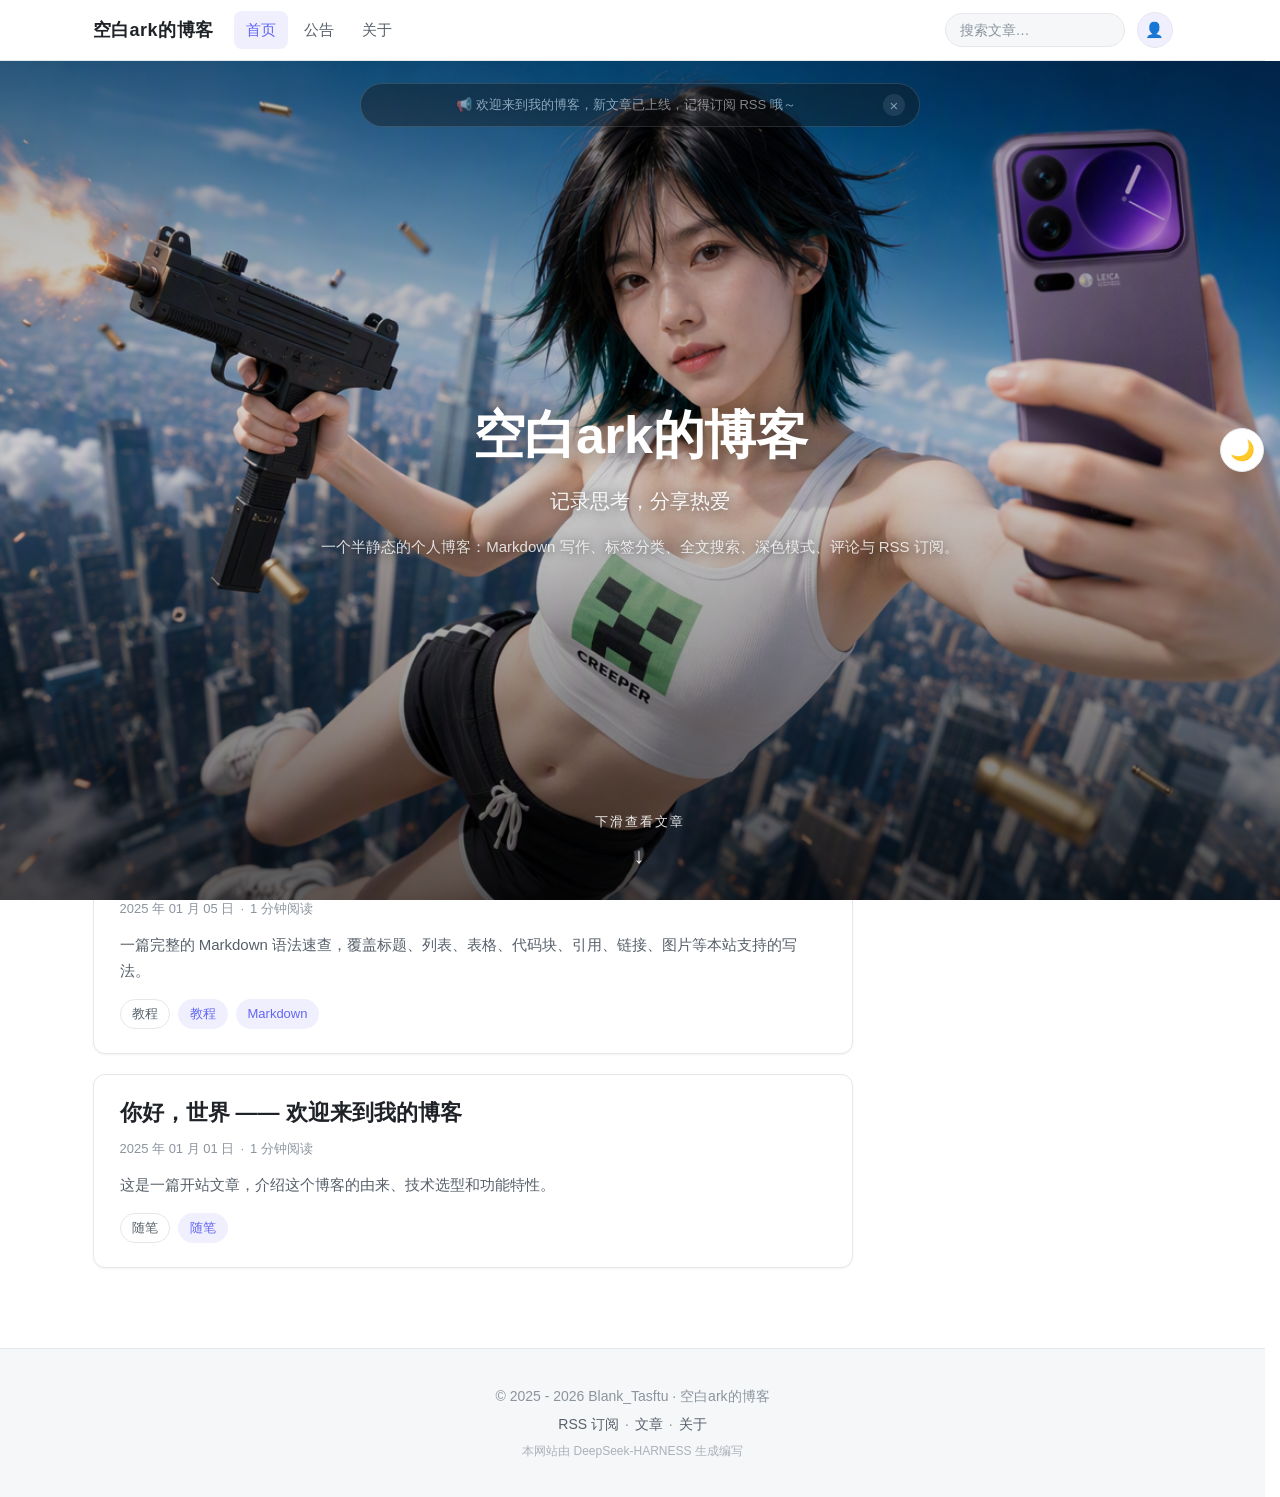
<file: index.html>
<!DOCTYPE html>
<html lang="zh-CN">
<head>
  <meta charset="UTF-8">
  <meta name="viewport" content="width=device-width, initial-scale=1.0">
  <meta name="description" content="一个纯静态的个人博客：Markdown 写作、标签分类、全文搜索、深色模式、评论与 RSS 订阅。">
  <title>我的博客</title>
  <link rel="icon" href="data:image/svg+xml,%3Csvg xmlns='http://www.w3.org/2000/svg' viewBox='0 0 100 100'%3E%3Crect width='100' height='100' rx='22' fill='%236366f1'/%3E%3Ccircle cx='50' cy='40' r='14' fill='white'/%3E%3Crect x='36' y='60' width='28' height='12' rx='6' fill='white'/%3E%3C/svg%3E">
  <link rel="stylesheet" href="assets/css/style.css">
  <script>
    // 尽早设置主题，避免闪烁
    (function () {
      try {
        var t = localStorage.getItem('blog-theme');
        if (t !== 'dark' && t !== 'light') {
          t = window.matchMedia && window.matchMedia('(prefers-color-scheme: dark)').matches ? 'dark' : 'light';
        }
        document.documentElement.setAttribute('data-theme', t);
      } catch (e) {}
    })();
  </script>
</head>
<body>
  <div id="site-header"></div>

  <section class="hero">
    <div class="announcement-anchor" id="announcement-anchor"></div>
    <div class="hero-inner">
      <h1 id="hero-name">我的博客</h1>
      <p class="slogan" id="hero-slogan">记录思考，分享热爱</p>
      <p class="desc" id="hero-desc"></p>
    </div>
    <a class="scroll-down" href="#posts" aria-label="下滑查看文章">
      <span class="scroll-text">下滑查看文章</span>
      <span class="scroll-arrow">↓</span>
    </a>
  </section>

  <div class="main" id="posts">
    <div>
      <div class="section-title" id="result-count">共 0 篇文章</div>
      <div class="post-list" id="post-list"></div>
    </div>
    <aside class="sidebar">
      <div class="widget">
        <h3>🏷️ 标签</h3>
        <div id="tag-list"></div>
      </div>
      <div class="widget">
        <h3>📁 分类</h3>
        <div id="category-list"></div>
      </div>
    </aside>
  </div>

  <div id="site-footer"></div>

  <script src="assets/js/config.js"></script>
  <script src="assets/js/posts.js"></script>
  <script src="assets/js/markdown.js"></script>
  <script src="assets/js/api.js"></script>
  <script src="assets/js/auth.js"></script>
  <script src="assets/js/app.js"></script>
  <script src="assets/js/home.js"></script>
  <script>
    App.initTheme();
    App.renderHeader('index.html');
    App.renderFooter();
    App.initAuth();
    App.renderAnnouncement(document.getElementById('announcement-anchor'));
    Home.init();
  </script>
</body>
</html>
</file>
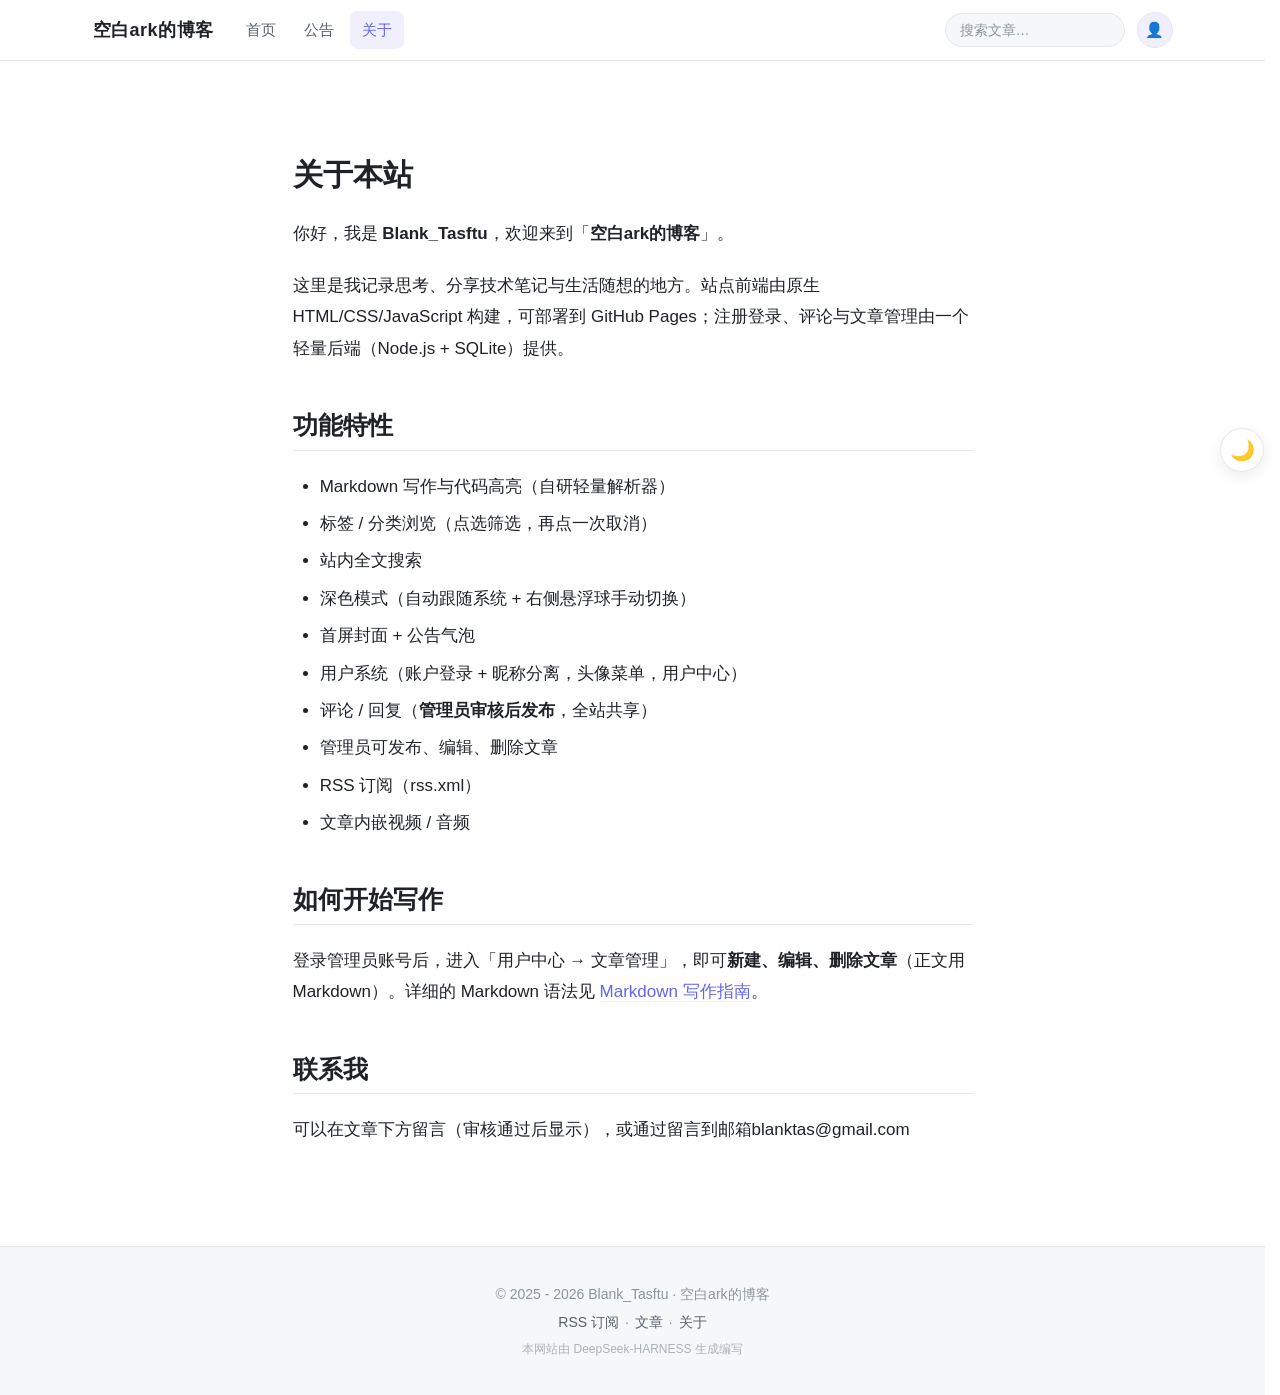
<file: about.html>
<!DOCTYPE html>
<html lang="zh-CN">
<head>
  <meta charset="UTF-8">
  <meta name="viewport" content="width=device-width, initial-scale=1.0">
  <meta name="description" content="关于本站">
  <title>关于</title>
  <link rel="icon" href="data:image/svg+xml,%3Csvg xmlns='http://www.w3.org/2000/svg' viewBox='0 0 100 100'%3E%3Crect width='100' height='100' rx='22' fill='%236366f1'/%3E%3Ccircle cx='50' cy='40' r='14' fill='white'/%3E%3Crect x='36' y='60' width='28' height='12' rx='6' fill='white'/%3E%3C/svg%3E">
  <link rel="stylesheet" href="assets/css/style.css">
  <script>
    (function () {
      try {
        var t = localStorage.getItem('blog-theme');
        if (t !== 'dark' && t !== 'light') {
          t = window.matchMedia && window.matchMedia('(prefers-color-scheme: dark)').matches ? 'dark' : 'light';
        }
        document.documentElement.setAttribute('data-theme', t);
      } catch (e) {}
    })();
  </script>
</head>
<body>
  <div id="site-header"></div>

  <main class="about-card">
    <div class="article-content">
      <h1>关于本站</h1>
      <p id="about-intro">你好，我是 <strong id="about-author">博主</strong>，欢迎来到「<strong id="about-name">我的博客</strong>」。</p>
      <p>这里是我记录思考、分享技术笔记与生活随想的地方。站点前端由原生 HTML/CSS/JavaScript 构建，可部署到 GitHub Pages；注册登录、评论与文章管理由一个轻量后端（Node.js + SQLite）提供。</p>

      <h2>功能特性</h2>
      <ul>
        <li>Markdown 写作与代码高亮（自研轻量解析器）</li>
        <li>标签 / 分类浏览（点选筛选，再点一次取消）</li>
        <li>站内全文搜索</li>
        <li>深色模式（自动跟随系统 + 右侧悬浮球手动切换）</li>
        <li>首屏封面 + 公告气泡</li>
        <li>用户系统（账户登录 + 昵称分离，头像菜单，用户中心）</li>
        <li>评论 / 回复（<strong>管理员审核后发布</strong>，全站共享）</li>
        <li>管理员可发布、编辑、删除文章</li>
        <li>RSS 订阅（rss.xml）</li>
        <li>文章内嵌视频 / 音频</li>
      </ul>

      <h2>如何开始写作</h2>
      <p>登录管理员账号后，进入「用户中心 → 文章管理」，即可<strong>新建、编辑、删除文章</strong>（正文用 Markdown）。详细的 Markdown 语法见 <a href="article.html?id=markdown-guide">Markdown 写作指南</a>。</p>

      <h2>联系我</h2>
      <p>可以在文章下方留言（审核通过后显示），或通过留言到邮箱blanktas@gmail.com</p>
    </div>
  </main>

  <div id="site-footer"></div>

  <script src="assets/js/config.js"></script>
  <script src="assets/js/posts.js"></script>
  <script src="assets/js/markdown.js"></script>
  <script src="assets/js/api.js"></script>
  <script src="assets/js/auth.js"></script>
  <script src="assets/js/app.js"></script>
  <script>
    App.initTheme();
    App.renderHeader('about.html');
    App.renderFooter();
    App.initAuth();
    (function () {
      var author = document.getElementById('about-author');
      var name = document.getElementById('about-name');
      if (author) author.textContent = SITE.author || SITE.name || '博主';
      if (name) name.textContent = SITE.name || '我的博客';
      document.title = '关于 · ' + (SITE.name || '博客');
    })();
  </script>
</body>
</html>
</file>
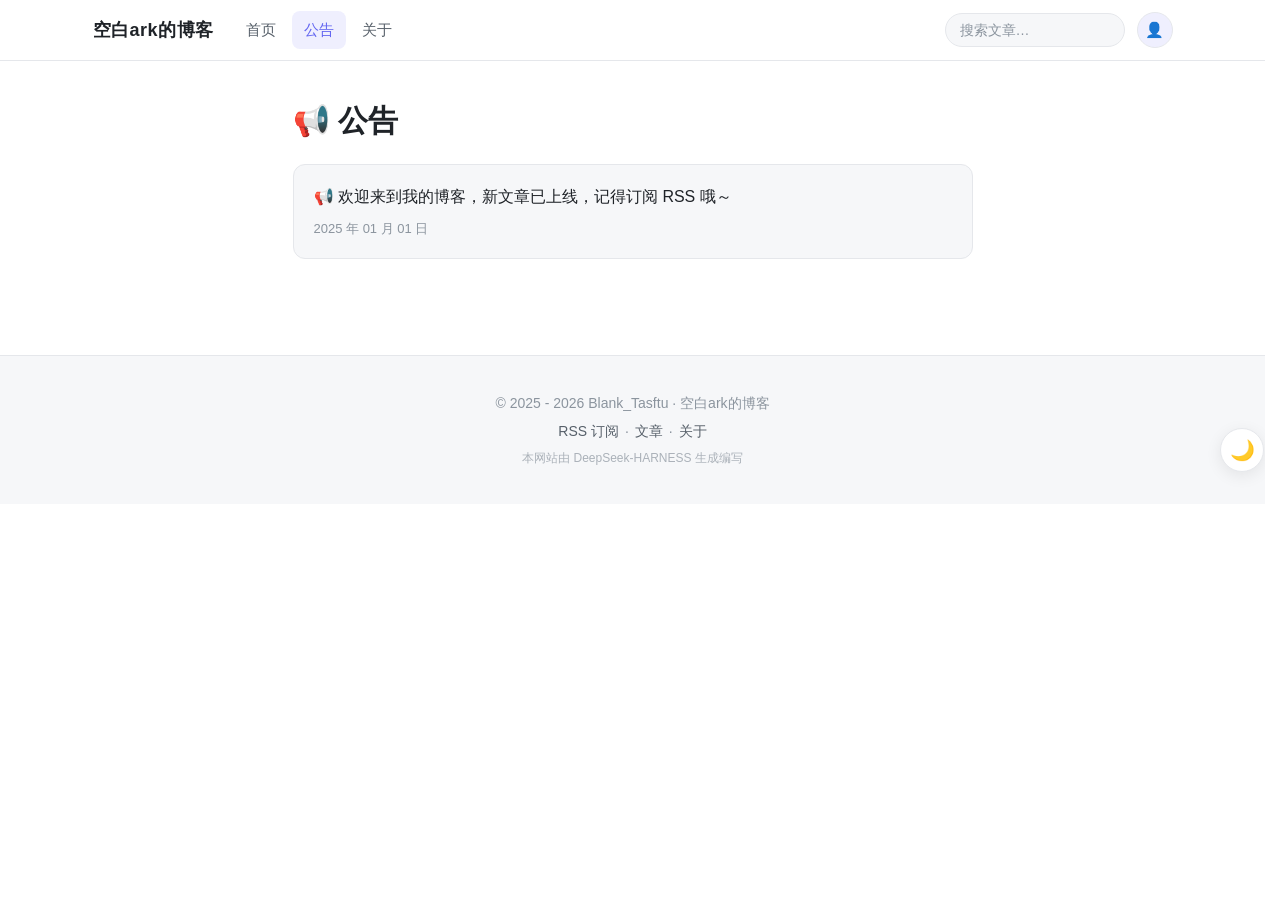
<file: announcement.html>
<!DOCTYPE html>
<html lang="zh-CN">
<head>
  <meta charset="UTF-8">
  <meta name="viewport" content="width=device-width, initial-scale=1.0">
  <meta name="description" content="站点公告">
  <title>公告</title>
  <link rel="icon" href="data:image/svg+xml,%3Csvg xmlns='http://www.w3.org/2000/svg' viewBox='0 0 100 100'%3E%3Crect width='100' height='100' rx='22' fill='%236366f1'/%3E%3Ccircle cx='50' cy='40' r='14' fill='white'/%3E%3Crect x='36' y='60' width='28' height='12' rx='6' fill='white'/%3E%3C/svg%3E">
  <link rel="stylesheet" href="assets/css/style.css">
  <script>
    (function () {
      try {
        var t = localStorage.getItem('blog-theme');
        if (t !== 'dark' && t !== 'light') {
          t = window.matchMedia && window.matchMedia('(prefers-color-scheme: dark)').matches ? 'dark' : 'light';
        }
        document.documentElement.setAttribute('data-theme', t);
      } catch (e) {}
    })();
  </script>
</head>
<body>
  <div id="site-header"></div>

  <main class="announcement-page">
    <h1>📢 公告</h1>
    <div id="announcement-list"></div>
  </main>

  <div id="site-footer"></div>

  <script src="assets/js/config.js"></script>
  <script src="assets/js/markdown.js"></script>
  <script src="assets/js/api.js"></script>
  <script src="assets/js/auth.js"></script>
  <script src="assets/js/app.js"></script>
  <script>
    App.initTheme();
    App.renderHeader('announcement.html');
    App.renderFooter();
    App.initAuth();
    (async function () {
      document.title = '公告 · ' + (SITE.name || '博客');
      var list = document.getElementById('announcement-list');
      await App.loadAnnouncements();
      var anns = (SITE.announcements || []).slice().sort(function (a, b) {
        return (b.date || '').localeCompare(a.date || '');
      });
      if (!anns.length) {
        list.innerHTML = '<div class="empty">暂无公告。</div>';
        return;
      }
      list.innerHTML = anns.map(function (a) {
        return '<div class="announcement-card">' +
          '<div class="announcement-card-text">' + App.esc(a.text) + '</div>' +
          '<time class="announcement-card-date">' + App.formatDate(a.date) + '</time>' +
        '</div>';
      }).join('');
    })();
  </script>
</body>
</html>
</file>
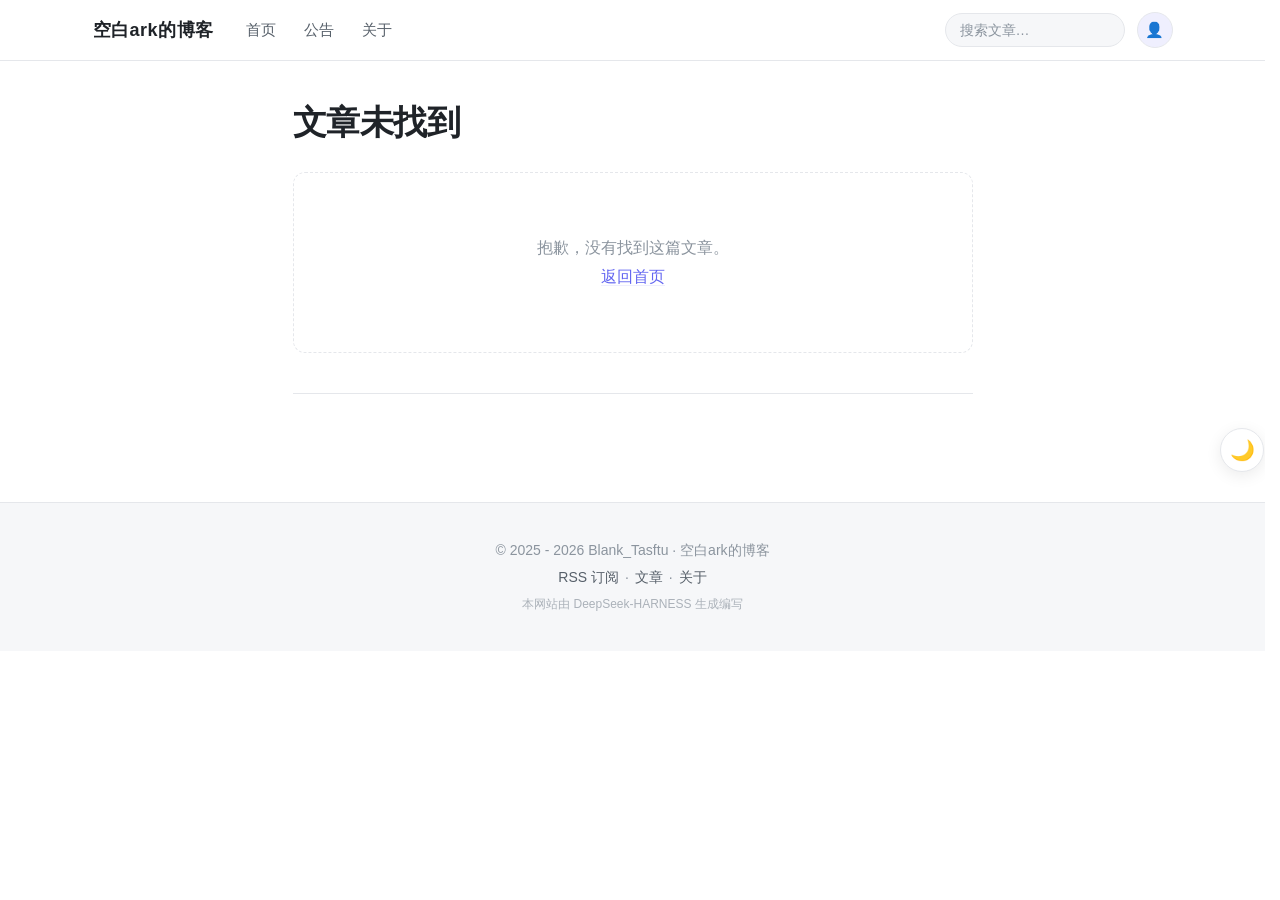
<file: article.html>
<!DOCTYPE html>
<html lang="zh-CN">
<head>
  <meta charset="UTF-8">
  <meta name="viewport" content="width=device-width, initial-scale=1.0">
  <meta name="description" content="博客文章">
  <title>文章</title>
  <link rel="icon" href="data:image/svg+xml,%3Csvg xmlns='http://www.w3.org/2000/svg' viewBox='0 0 100 100'%3E%3Crect width='100' height='100' rx='22' fill='%236366f1'/%3E%3Ccircle cx='50' cy='40' r='14' fill='white'/%3E%3Crect x='36' y='60' width='28' height='12' rx='6' fill='white'/%3E%3C/svg%3E">
  <link rel="stylesheet" href="assets/css/style.css">
  <script>
    (function () {
      try {
        var t = localStorage.getItem('blog-theme');
        if (t !== 'dark' && t !== 'light') {
          t = window.matchMedia && window.matchMedia('(prefers-color-scheme: dark)').matches ? 'dark' : 'light';
        }
        document.documentElement.setAttribute('data-theme', t);
      } catch (e) {}
    })();
  </script>
</head>
<body>
  <div id="reading-progress"></div>
  <div id="site-header"></div>

  <main class="article-wrap">
    <div class="article-header" id="article-header"></div>
    <div class="article-content" id="article-content"></div>
    <nav class="article-nav" id="article-nav"></nav>

    <section class="comments" id="comments">
      <h2>💬 评论 <span class="muted" id="comment-count" style="font-size:16px"></span></h2>
      <p class="hint">评论保存在当前浏览器的本地存储中，不会上传到服务器。</p>

      <div class="comment-login-gate" id="comment-login-gate">
        <p>🔒 登录后即可发表评论。</p>
        <button class="btn" id="comment-login-btn" type="button">登录 / 注册</button>
      </div>

      <form id="comment-form" style="display:none">
        <div class="comment-as">以 <strong id="comment-identity">…</strong> 的身份评论</div>
        <textarea id="comment-content" placeholder="写下你的评论…" required></textarea>
        <button class="btn" type="submit">发表评论</button>
      </form>
      <div id="comment-list"></div>
    </section>
  </main>

  <div id="site-footer"></div>

  <script src="assets/js/config.js"></script>
  <script src="assets/js/posts.js"></script>
  <script src="assets/js/markdown.js"></script>
  <script src="assets/js/api.js"></script>
  <script src="assets/js/auth.js"></script>
  <script src="assets/js/app.js"></script>
  <script src="assets/js/article.js"></script>
  <script>
    App.initTheme();
    App.renderHeader();
    App.renderFooter();
    App.initAuth();
    Article.init();
  </script>
</body>
</html>
</file>
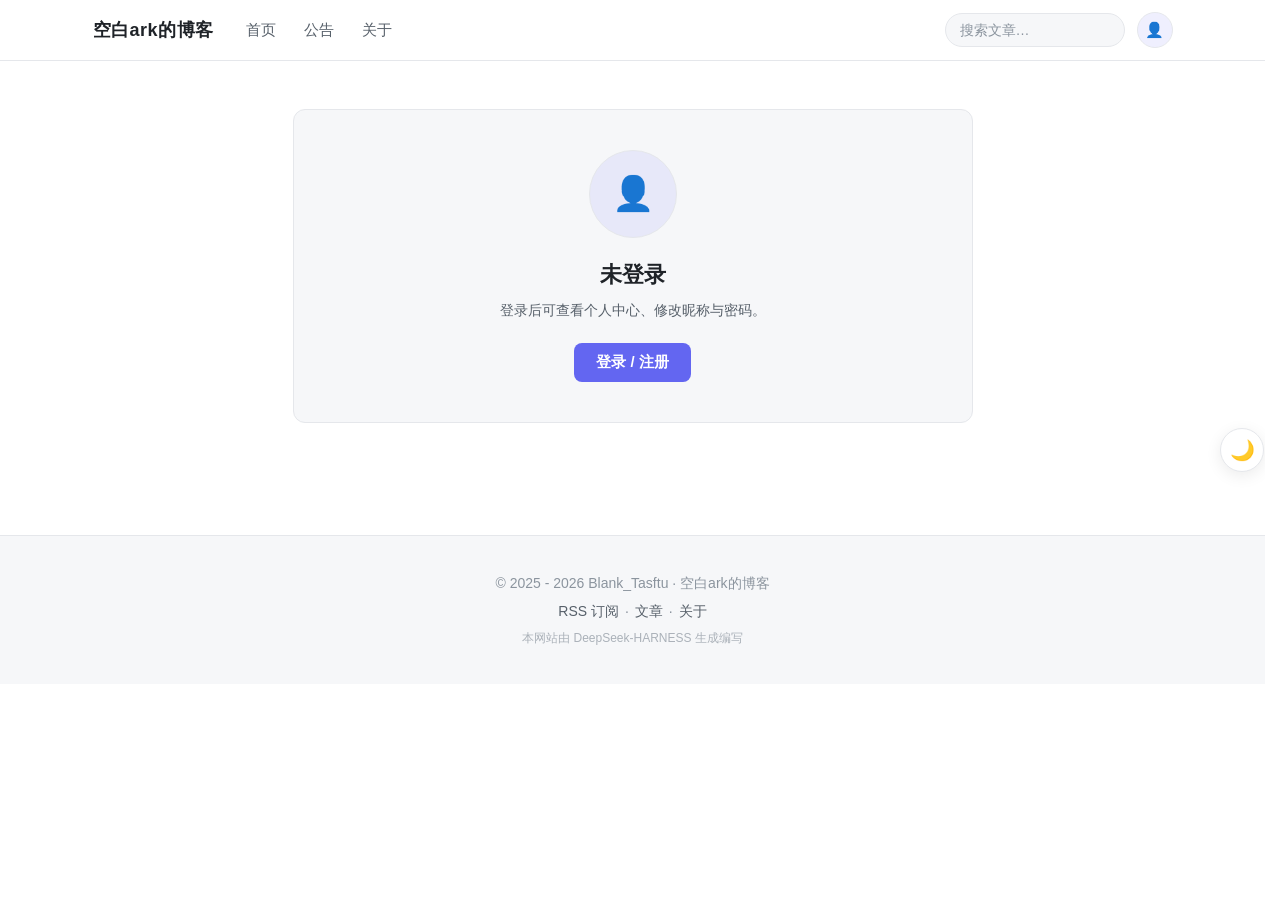
<file: user.html>
<!DOCTYPE html>
<html lang="zh-CN">
<head>
  <meta charset="UTF-8">
  <meta name="viewport" content="width=device-width, initial-scale=1.0">
  <meta name="description" content="用户中心">
  <title>用户中心</title>
  <link rel="icon" href="data:image/svg+xml,%3Csvg xmlns='http://www.w3.org/2000/svg' viewBox='0 0 100 100'%3E%3Crect width='100' height='100' rx='22' fill='%236366f1'/%3E%3Ccircle cx='50' cy='40' r='14' fill='white'/%3E%3Crect x='36' y='60' width='28' height='12' rx='6' fill='white'/%3E%3C/svg%3E">
  <link rel="stylesheet" href="assets/css/style.css">
  <script>
    (function () {
      try {
        var t = localStorage.getItem('blog-theme');
        if (t !== 'dark' && t !== 'light') {
          t = window.matchMedia && window.matchMedia('(prefers-color-scheme: dark)').matches ? 'dark' : 'light';
        }
        document.documentElement.setAttribute('data-theme', t);
      } catch (e) {}
    })();
  </script>
</head>
<body>
  <div id="site-header"></div>

  <main class="user-page">
    <div id="user-content"></div>
    <div class="my-comments" id="admin-posts"></div>
    <div class="my-comments" id="admin-announcements"></div>
    <div class="my-comments" id="admin-users"></div>
    <div class="my-comments" id="pending-panel"></div>
    <div class="my-comments" id="my-comments"></div>
  </main>

  <div id="site-footer"></div>

  <script src="assets/js/config.js"></script>
  <script src="assets/js/posts.js"></script>
  <script src="assets/js/markdown.js"></script>
  <script src="assets/js/api.js"></script>
  <script src="assets/js/auth.js"></script>
  <script src="assets/js/app.js"></script>
  <script>
    App.initTheme();
    App.renderHeader('user.html');
    App.renderFooter();
    App.initAuth();
    (function () {
      document.title = '用户中心 · ' + (SITE.name || '博客');
      var box = document.getElementById('user-content');

      function fmtJoin(ts) {
        if (!ts) return '';
        var d = new Date(ts);
        if (isNaN(d.getTime())) return '';
        return d.getFullYear() + ' 年 ' + (d.getMonth() + 1) + ' 月 ' + d.getDate() + ' 日';
      }

      function fmtTime(t) {
        if (!t) return '';
        var d = new Date(t);
        if (isNaN(d.getTime())) return '';
        return d.getFullYear() + '-' + String(d.getMonth() + 1).padStart(2, '0') + '-' + String(d.getDate()).padStart(2, '0') + ' ' + String(d.getHours()).padStart(2, '0') + ':' + String(d.getMinutes()).padStart(2, '0');
      }

      function postTitle(pid) {
        var p = (window.POSTS || []).find(function (x) { return x.id === pid; });
        return p ? p.title : pid;
      }

      // ---- 管理员文章管理 ----
      async function renderAdminPosts() {
        var wrap = document.getElementById('admin-posts');
        if (!wrap) return;
        var user = Auth.currentUser();
        if (!user || !Auth.isAdmin(user)) { wrap.innerHTML = ''; return; }

        var posts = [];
        try { posts = (await Api.request('GET', '/api/posts')).posts || []; }
        catch (e) { wrap.innerHTML = '<h2>📝 文章管理</h2><div class="empty">加载失败：' + App.esc(e.message) + '</div>'; return; }

        wrap.innerHTML =
          '<h2>📝 文章管理</h2>' +
          '<button class="btn" id="new-post-btn" type="button">＋ 新建文章</button>' +
          '<form class="post-form" id="post-form" hidden>' +
            '<label>id（URL 标识，小写英文/数字/短横线）<input id="pf-slug" maxlength="60" placeholder="my-new-post"></label>' +
            '<label>标题<input id="pf-title"></label>' +
            '<label>日期（YYYY-MM-DD）<input id="pf-date" placeholder="2025-01-01"></label>' +
            '<label>分类<input id="pf-category"></label>' +
            '<label>标签（逗号分隔）<input id="pf-tags" placeholder="技术, 教程"></label>' +
            '<label>摘要<textarea id="pf-excerpt" rows="2"></textarea></label>' +
            '<label>正文（Markdown）<textarea id="pf-content" rows="12"></textarea></label>' +
            '<div class="form-actions">' +
              '<button class="btn" id="pf-save" type="button">保存</button>' +
              '<button class="btn btn-ghost" id="pf-cancel" type="button">取消</button>' +
            '</div>' +
          '</form>' +
          '<div class="post-admin-list">' +
            (posts.length
              ? posts.map(function (p) {
                  return '<div class="post-admin-item">' +
                    '<div class="post-admin-main">' +
                      '<a class="post-admin-title" href="article.html?id=' + encodeURIComponent(p.id) + '">' + App.esc(p.title) + '</a>' +
                      '<span class="post-admin-meta">' + App.esc(p.date) + (p.category ? ' · ' + App.esc(p.category) : '') + '</span>' +
                    '</div>' +
                    '<div class="post-admin-actions">' +
                      '<button class="post-edit-btn" type="button" data-id="' + App.esc(p.id) + '">编辑</button>' +
                      '<button class="post-del-btn" type="button" data-id="' + App.esc(p.id) + '">删除</button>' +
                    '</div>' +
                  '</div>';
                }).join('')
              : '<p class="muted">暂无文章</p>') +
          '</div>';

        var form = document.getElementById('post-form');

        function openForm(p) {
          document.getElementById('pf-slug').value = p ? p.id : '';
          document.getElementById('pf-title').value = p ? p.title : '';
          document.getElementById('pf-date').value = p ? p.date : new Date().toISOString().slice(0, 10);
          document.getElementById('pf-category').value = p ? (p.category || '') : '';
          document.getElementById('pf-tags').value = p ? (p.tags || []).join(', ') : '';
          document.getElementById('pf-excerpt').value = p ? (p.excerpt || '') : '';
          document.getElementById('pf-content').value = p ? (p.content || '') : '';
          form.hidden = false;
          if (form.scrollIntoView) form.scrollIntoView({ behavior: 'smooth', block: 'start' });
        }

        document.getElementById('new-post-btn').addEventListener('click', function () { openForm(null); });
        document.getElementById('pf-cancel').addEventListener('click', function () { form.hidden = true; });
        document.getElementById('pf-save').addEventListener('click', async function () {
          var payload = {
            id: document.getElementById('pf-slug').value.trim(),
            title: document.getElementById('pf-title').value.trim(),
            date: document.getElementById('pf-date').value.trim(),
            category: document.getElementById('pf-category').value.trim(),
            tags: document.getElementById('pf-tags').value,
            excerpt: document.getElementById('pf-excerpt').value,
            content: document.getElementById('pf-content').value
          };
          try {
            await Api.request('POST', '/api/posts', payload);
            alert('已保存');
            form.hidden = true;
            renderAdminPosts();
          } catch (e) { alert(e.message); }
        });

        wrap.querySelectorAll('.post-edit-btn').forEach(function (btn) {
          btn.addEventListener('click', function () {
            var p = posts.find(function (x) { return x.id === btn.getAttribute('data-id'); });
            if (p) openForm(p);
          });
        });
        wrap.querySelectorAll('.post-del-btn').forEach(function (btn) {
          btn.addEventListener('click', async function () {
            var id = btn.getAttribute('data-id');
            if (!confirm('确定删除文章「' + id + '」及其评论？')) return;
            try { await Api.request('DELETE', '/api/posts/' + encodeURIComponent(id)); renderAdminPosts(); }
            catch (e) { alert(e.message); }
          });
        });
      }

      // ---- 管理员公告管理 ----
      async function renderAdminAnnouncements() {
        var wrap = document.getElementById('admin-announcements');
        if (!wrap) return;
        var user = Auth.currentUser();
        if (!user || !Auth.isAdmin(user)) { wrap.innerHTML = ''; return; }

        var anns = [];
        try { anns = (await Api.request('GET', '/api/announcements')).announcements || []; }
        catch (e) { wrap.innerHTML = '<h2>📢 公告管理</h2><div class="empty">加载失败：' + App.esc(e.message) + '</div>'; return; }

        wrap.innerHTML =
          '<h2>📢 公告管理</h2>' +
          '<button class="btn" id="new-ann-btn" type="button">＋ 新建公告</button>' +
          '<form class="post-form" id="ann-form" hidden>' +
            '<input type="hidden" id="ann-id">' +
            '<label>日期（YYYY-MM-DD）<input id="ann-date" placeholder="2025-01-01"></label>' +
            '<label>内容<textarea id="ann-text" rows="3"></textarea></label>' +
            '<div class="form-actions">' +
              '<button class="btn" id="ann-save" type="button">保存</button>' +
              '<button class="btn btn-ghost" id="ann-cancel" type="button">取消</button>' +
            '</div>' +
          '</form>' +
          '<div class="post-admin-list">' +
            (anns.length
              ? anns.map(function (a) {
                  return '<div class="post-admin-item">' +
                    '<div class="post-admin-main">' +
                      '<div class="post-admin-title">' + App.esc(a.text) + '</div>' +
                      '<span class="post-admin-meta">' + App.esc(a.date) + '</span>' +
                    '</div>' +
                    '<div class="post-admin-actions">' +
                      '<button class="post-edit-btn ann-edit-btn" type="button" data-id="' + App.esc(a.id) + '">编辑</button>' +
                      '<button class="post-del-btn ann-del-btn" type="button" data-id="' + App.esc(a.id) + '">删除</button>' +
                    '</div>' +
                  '</div>';
                }).join('')
              : '<p class="muted">暂无公告</p>') +
          '</div>';

        var form = document.getElementById('ann-form');

        function openForm(a) {
          document.getElementById('ann-id').value = a ? a.id : '';
          document.getElementById('ann-date').value = a ? a.date : new Date().toISOString().slice(0, 10);
          document.getElementById('ann-text').value = a ? a.text : '';
          form.hidden = false;
          if (form.scrollIntoView) form.scrollIntoView({ behavior: 'smooth', block: 'start' });
        }

        document.getElementById('new-ann-btn').addEventListener('click', function () { openForm(null); });
        document.getElementById('ann-cancel').addEventListener('click', function () { form.hidden = true; });
        document.getElementById('ann-save').addEventListener('click', async function () {
          var payload = {
            id: document.getElementById('ann-id').value ? Number(document.getElementById('ann-id').value) : null,
            date: document.getElementById('ann-date').value.trim(),
            text: document.getElementById('ann-text').value.trim()
          };
          try {
            await Api.request('POST', '/api/announcements', payload);
            alert('已保存');
            form.hidden = true;
            renderAdminAnnouncements();
          } catch (e) { alert(e.message); }
        });

        wrap.querySelectorAll('.ann-edit-btn').forEach(function (btn) {
          btn.addEventListener('click', function () {
            var a = anns.find(function (x) { return String(x.id) === btn.getAttribute('data-id'); });
            if (a) openForm(a);
          });
        });
        wrap.querySelectorAll('.ann-del-btn').forEach(function (btn) {
          btn.addEventListener('click', async function () {
            var id = btn.getAttribute('data-id');
            if (!confirm('确定删除这条公告？')) return;
            try { await Api.request('DELETE', '/api/announcements/' + encodeURIComponent(id)); renderAdminAnnouncements(); }
            catch (e) { alert(e.message); }
          });
        });
      }

      // ---- 管理员账号管理 ----
      async function renderAdminUsers() {
        var wrap = document.getElementById('admin-users');
        if (!wrap) return;
        var user = Auth.currentUser();
        if (!user || !Auth.isAdmin(user)) { wrap.innerHTML = ''; return; }

        var users = [];
        try { users = (await Api.request('GET', '/api/users')).users || []; }
        catch (e) { wrap.innerHTML = '<h2>👥 账号管理</h2><div class="empty">加载失败：' + App.esc(e.message) + '</div>'; return; }

        wrap.innerHTML =
          '<h2>👥 账号管理</h2>' +
          '<div class="post-admin-list">' +
            (users.length
              ? users.map(function (u) {
                  var adminBadge = u.isAdmin ? ' <span class="admin-badge">管理员</span>' : '';
                  var actions = u.isAdmin
                    ? ''
                    : '<button class="post-edit-btn user-reset-btn" type="button" data-account="' + App.esc(u.account) + '">重置密码</button>' +
                      '<button class="post-del-btn user-del-btn" type="button" data-account="' + App.esc(u.account) + '">删除</button>';
                  return '<div class="post-admin-item">' +
                    '<div class="post-admin-main">' +
                      '<div class="post-admin-title">' + App.esc(u.nickname) + adminBadge + '</div>' +
                      '<span class="post-admin-meta">@' + App.esc(u.account) + ' · 加入于 ' + App.esc(fmtTime(u.createdAt)) + '</span>' +
                    '</div>' +
                    '<div class="post-admin-actions">' + actions + '</div>' +
                  '</div>';
                }).join('')
              : '<p class="muted">暂无账号</p>') +
          '</div>';

        wrap.querySelectorAll('.user-reset-btn').forEach(function (btn) {
          btn.addEventListener('click', async function () {
            var account = btn.getAttribute('data-account');
            var newPw = prompt('为该账号设置新密码（至少 6 位）：' + account);
            if (!newPw) return;
            try {
              await Api.request('POST', '/api/users/reset-password', { account: account, newPassword: newPw });
              alert('已重置密码');
            } catch (e) { alert(e.message); }
          });
        });
        wrap.querySelectorAll('.user-del-btn').forEach(function (btn) {
          btn.addEventListener('click', async function () {
            var account = btn.getAttribute('data-account');
            if (!confirm('确定删除账号「' + account + '」及其所有评论？此操作不可撤销。')) return;
            try {
              await Api.request('DELETE', '/api/users/' + encodeURIComponent(account));
              renderAdminUsers();
            } catch (e) { alert(e.message); }
          });
        });
      }

      // ---- 管理员审核面板 ----
      async function renderPending() {
        var wrap = document.getElementById('pending-panel');
        if (!wrap) return;
        var user = Auth.currentUser();
        if (!user || !Auth.isAdmin(user)) { wrap.innerHTML = ''; return; }
        var items = [];
        try { items = (await Api.request('GET', '/api/pending')).comments || []; }
        catch (e) { wrap.innerHTML = '<h2>✅ 评论审核</h2><div class="empty">加载失败：' + App.esc(e.message) + '</div>'; return; }

        if (!items.length) { wrap.innerHTML = '<h2>✅ 评论审核</h2><p class="muted">暂无待审核的评论。</p>'; return; }
        var html = '<h2>✅ 评论审核</h2>';
        html += items.map(function (it) {
          return '<div class="pending-item">' +
            '<div class="pending-meta"><a href="article.html?id=' + encodeURIComponent(it.post_id) + '">' + App.esc(postTitle(it.post_id)) + '</a> · 👤 ' + App.esc(it.user) + ' · ' + fmtTime(it.time) + '</div>' +
            '<div class="pending-content">' + App.esc(it.content) + '</div>' +
            '<div class="pending-actions">' +
              '<button class="btn btn-ok" type="button" data-id="' + App.esc(it.id) + '" data-act="approve">通过</button>' +
              '<button class="btn btn-del" type="button" data-id="' + App.esc(it.id) + '" data-act="reject">删除</button>' +
            '</div>' +
          '</div>';
        }).join('');
        wrap.innerHTML = html;
        wrap.querySelectorAll('[data-act]').forEach(function (btn) {
          btn.addEventListener('click', async function () {
            var id = btn.getAttribute('data-id');
            var act = btn.getAttribute('data-act');
            try {
              await Api.request('POST', '/api/' + act, { id: id });
              renderPending();
              renderMyComments();
            } catch (e) { alert(e.message); }
          });
        });
      }

      // ---- 我的评论（含回复） ----
      async function renderMyComments() {
        var wrap = document.getElementById('my-comments');
        if (!wrap) return;
        var user = Auth.currentUser();
        if (!user) { wrap.innerHTML = ''; return; }
        var items = [];
        try { items = (await Api.request('GET', '/api/my-comments')).comments || []; }
        catch (e) { wrap.innerHTML = '<h2>💬 我的评论</h2><div class="empty">加载失败：' + App.esc(e.message) + '</div>'; return; }

        if (!items.length) { wrap.innerHTML = '<h2>💬 我的评论</h2><div class="empty">你还没有发表过评论，去文章里说两句吧。</div>'; return; }
        var html = '<h2>💬 我的评论</h2>';
        html += items.map(function (it) {
          var statusBadge = it.status === 'pending' ? ' <span class="pending-badge">待审核</span>' : '';
          var replies = (it.replies || []).map(function (r) {
            return '<div class="my-reply">' +
              '<span class="my-reply-name">👤 ' + App.esc(r.user || '匿名') + '</span>：' + App.esc(r.content || '') +
            '</div>';
          }).join('');
          return '<div class="my-comment">' +
            '<div class="my-comment-head">' +
              '<a class="my-comment-post" href="article.html?id=' + encodeURIComponent(it.post_id) + '">' + App.esc(postTitle(it.post_id)) + '</a>' + statusBadge +
              '<time class="my-comment-time">' + fmtTime(it.time) + '</time>' +
            '</div>' +
            '<div class="my-comment-content">' + App.esc(it.content || '') + '</div>' +
            (replies ? '<div class="my-comment-replies">' + replies + '</div>' : '') +
          '</div>';
        }).join('');
        wrap.innerHTML = html;
      }

      function renderCard() {
        var user = Auth.currentUser();
        if (!user) {
          box.innerHTML =
            '<div class="user-card">' +
              '<div class="user-avatar-lg">👤</div>' +
              '<div class="user-nick">未登录</div>' +
              '<p class="user-sub">登录后可查看个人中心、修改昵称与密码。</p>' +
              '<button class="btn" id="u-login" type="button">登录 / 注册</button>' +
            '</div>';
          document.getElementById('u-login').addEventListener('click', function () { App.openAuth(); });
        } else {
          var admin = Auth.isAdmin(user);
          var initial = (user.nickname || '?').trim().charAt(0).toUpperCase();
          box.innerHTML =
            '<div class="user-card">' +
              '<div class="user-avatar-lg">' + App.esc(initial) + '</div>' +
              '<div class="user-nick">' + App.esc(user.nickname) + (admin ? ' <span class="admin-badge">管理员</span>' : '') + '</div>' +
              '<div class="user-account">@' + App.esc(user.account) + '</div>' +
              '<div class="user-meta">加入于 ' + App.esc(fmtJoin(user.createdAt)) + '</div>' +
              '<div class="user-actions">' +
                '<button class="btn" id="u-chnick" type="button">更改用户名（昵称）</button>' +
                '<button class="btn" id="u-chpw" type="button">更改密码</button>' +
                '<button class="btn btn-ghost" id="u-logout" type="button">退出登录</button>' +
              '</div>' +
            '</div>';
          document.getElementById('u-chnick').addEventListener('click', function () { App.openChangeNickname(); });
          document.getElementById('u-chpw').addEventListener('click', function () { App.openChangePassword(); });
          document.getElementById('u-logout').addEventListener('click', function () { Auth.logout(); });
        }
      }

      function render() {
        renderCard();
        renderAdminPosts();
        renderAdminAnnouncements();
        renderAdminUsers();
        renderPending();
        renderMyComments();
      }

      document.addEventListener('auth:changed', render);
      (async function () {
        await App.loadPosts();  // 先加载文章（含后端文章），再渲染
        render();
      })();
    })();
  </script>
</body>
</html>
</file>
<file: assets/css/style.css>
/* ==========================================================================
   全局样式 · 响应式 + 深色模式
   ========================================================================== */

:root {
  --bg: #ffffff;
  --bg-soft: #f6f7f9;
  --bg-elevated: #ffffff;
  --text: #1f2328;
  --text-soft: #57606a;
  --text-faint: #8b949e;
  --border: #e5e7eb;
  --border-strong: #d0d7de;

  --accent: #6366f1;
  --accent-strong: #4f46e5;
  --accent-contrast: #ffffff;
  --accent-soft: rgba(99, 102, 241, 0.10);

  --code-bg: #f6f8fa;
  --inline-code-bg: rgba(99, 102, 241, 0.10);
  --inline-code-text: #c026d3;

  --tok-com: #6e7781;
  --tok-str: #0a3069;
  --tok-num: #0550ae;
  --tok-kw: #cf222e;
  --tok-fn: #8250df;

  --shadow-sm: 0 1px 2px rgba(0, 0, 0, 0.05);
  --shadow-md: 0 4px 16px rgba(0, 0, 0, 0.08);
  --radius: 12px;
  --radius-sm: 8px;

  --header-row-h: 60px;   /* 主导航行高度 */
  --header-h: 60px;       /* 页头总高度（含公告，JS 动态更新） */
  --content-w: 720px;
  --container-w: 1120px;

  --font-sans: -apple-system, BlinkMacSystemFont, "Segoe UI", "PingFang SC",
    "Hiragino Sans GB", "Microsoft YaHei", "Helvetica Neue", Arial, sans-serif;
  --font-mono: ui-monospace, "SF Mono", "JetBrains Mono", "Cascadia Code",
    Consolas, "Courier New", monospace;
}

[data-theme="dark"] {
  --bg: #0d1117;
  --bg-soft: #151b23;
  --bg-elevated: #1b222c;
  --text: #e6edf3;
  --text-soft: #9da7b3;
  --text-faint: #6e7681;
  --border: #2d333b;
  --border-strong: #3a424d;

  --accent: #8b93ff;
  --accent-strong: #a5acff;
  --accent-contrast: #0d1117;
  --accent-soft: rgba(139, 147, 255, 0.16);

  --code-bg: #151b23;
  --inline-code-bg: rgba(139, 147, 255, 0.14);
  --inline-code-text: #f0b0ff;

  --tok-com: #8b949e;
  --tok-str: #a5d6ff;
  --tok-num: #79c0ff;
  --tok-kw: #ff7b72;
  --tok-fn: #d2a8ff;

  --shadow-sm: 0 1px 2px rgba(0, 0, 0, 0.4);
  --shadow-md: 0 4px 20px rgba(0, 0, 0, 0.45);
}

/* ---------- 基础 ---------- */
* { box-sizing: border-box; }

/* 确保 hidden 属性始终生效（避免被 display:flex 等覆盖） */
[hidden] { display: none !important; }

html { scroll-behavior: smooth; scrollbar-gutter: stable; }
html.cover-locked { overflow: hidden; }

body {
  margin: 0;
  font-family: var(--font-sans);
  font-size: 16px;
  line-height: 1.7;
  color: var(--text);
  background: var(--bg);
  -webkit-font-smoothing: antialiased;
  text-rendering: optimizeLegibility;
  transition: background-color 0.3s ease, color 0.3s ease;
}

a { color: var(--accent); text-decoration: none; }
a:hover { text-decoration: underline; }

img, video { max-width: 100%; height: auto; }

h1, h2, h3, h4, h5, h6 { line-height: 1.3; font-weight: 700; }
code, pre { font-family: var(--font-mono); }

.container { max-width: var(--container-w); margin: 0 auto; padding: 0 20px; }

.muted { color: var(--text-faint); }
.dot { margin: 0 6px; color: var(--text-faint); }

/* ---------- 阅读进度条 ---------- */
#reading-progress {
  position: fixed;
  top: 0;
  left: 0;
  height: 3px;
  width: 0;
  background: linear-gradient(90deg, var(--accent), #a855f7);
  z-index: 1000;
  transition: width 0.1s linear;
}

/* ---------- 页头（始终固定在顶部） ---------- */
#site-header {
  position: sticky;
  top: 0;
  z-index: 100;
}
.site-header {
  background: color-mix(in srgb, var(--bg) 82%, transparent);
  backdrop-filter: saturate(180%) blur(12px);
  -webkit-backdrop-filter: saturate(180%) blur(12px);
  border-bottom: 1px solid var(--border);
}

.header-inner {
  max-width: var(--container-w);
  margin: 0 auto;
  padding: 0 20px;
  height: var(--header-row-h);
  display: flex;
  align-items: center;
  gap: 20px;
}

/* 公告气泡：浮在封面上，50% 透明度 */
.announcement-anchor {
  position: absolute;
  top: 22px;
  left: 50%;
  transform: translateX(-50%);
  z-index: 3;
  width: min(560px, calc(100% - 40px));
}
.announcement-bubble {
  display: flex;
  align-items: center;
  gap: 10px;
  padding: 10px 14px 10px 18px;
  border-radius: 999px;
  background: rgba(18, 20, 24, 0.85);
  border: 1px solid rgba(255, 255, 255, 0.25);
  font-size: 13px;
  color: #fff;
  opacity: 0.5;
  transition: opacity 0.2s ease;
}
.announcement-bubble:hover { opacity: 0.92; }
.announcement-text {
  flex: 1;
  min-width: 0;
  overflow: hidden;
  white-space: nowrap;
  text-overflow: ellipsis;
  text-shadow: 0 1px 4px rgba(0, 0, 0, 0.4);
}
.announcement-close {
  flex: none;
  width: 22px;
  height: 22px;
  border: none;
  border-radius: 50%;
  background: rgba(255, 255, 255, 0.18);
  color: #fff;
  font-size: 15px;
  line-height: 1;
  cursor: pointer;
  padding: 0;
  transition: background 0.2s ease;
}
.announcement-close:hover { background: var(--accent); color: var(--accent-contrast); }

/* 公告页卡片 */
.announcement-page { max-width: var(--content-w); margin: 0 auto; padding: 40px 20px 60px; }
.announcement-page h1 { margin: 0 0 24px; font-size: 30px; }
.announcement-card {
  display: flex;
  flex-direction: column;
  gap: 8px;
  padding: 18px 20px;
  margin-bottom: 16px;
  border: 1px solid var(--border);
  border-radius: var(--radius);
  background: var(--bg-soft);
}
.announcement-card-text { font-size: 16px; line-height: 1.7; }
.announcement-card-date { font-size: 13px; color: var(--text-faint); }

.brand {
  font-size: 18px;
  font-weight: 800;
  color: var(--text);
  letter-spacing: 0.5px;
  white-space: nowrap;
}
.brand:hover { text-decoration: none; }

.nav { display: flex; gap: 4px; }
.nav a {
  padding: 6px 12px;
  border-radius: var(--radius-sm);
  color: var(--text-soft);
  font-size: 15px;
}
.nav a:hover { color: var(--text); background: var(--bg-soft); text-decoration: none; }
.nav a.active { color: var(--accent); background: var(--accent-soft); }

.header-actions { margin-left: auto; display: flex; align-items: center; gap: 12px; }

.search input {
  width: 180px;
  padding: 8px 14px;
  border: 1px solid var(--border);
  border-radius: 20px;
  background: var(--bg-soft);
  color: var(--text);
  font-size: 14px;
  outline: none;
  transition: width 0.25s ease, border-color 0.2s ease, box-shadow 0.2s ease;
}
.search input::placeholder { color: var(--text-faint); }
.search input:focus {
  width: 240px;
  border-color: var(--accent);
  box-shadow: 0 0 0 3px var(--accent-soft);
}

.icon-btn {
  width: 38px;
  height: 38px;
  border: 1px solid var(--border);
  border-radius: 50%;
  background: var(--bg-soft);
  cursor: pointer;
  font-size: 17px;
  line-height: 1;
  display: inline-flex;
  align-items: center;
  justify-content: center;
  transition: transform 0.2s ease, background 0.2s ease;
}
.icon-btn:hover { transform: rotate(20deg); background: var(--accent-soft); }

/* ---------- Hero（封面主图，固定整屏，下滑转场） ---------- */
.hero {
  position: fixed;
  top: var(--header-h);
  left: 0;
  right: 0;
  height: calc(100vh - var(--header-h));
  z-index: 50;
  display: flex;
  align-items: center;
  justify-content: center;
  text-align: center;
  overflow: hidden;
  color: #fff;
  will-change: transform;
  transition: transform 0.65s cubic-bezier(0.22, 1, 0.36, 1);
  /* 封面主图：位于站点根目录，CSS 相对路径需向上两级 */
  background-image: url("../../test.png");
  background-size: cover;
  background-position: center;
  background-repeat: no-repeat;
}
.hero.cover-hidden {
  /* 封面整屏向上滑走（滑回时反向） */
  transform: translateY(calc(-100vh - 1px));
}
.hero::before {
  content: "";
  position: absolute;
  inset: 0;
  z-index: 1;
  background: linear-gradient(180deg, rgba(0, 0, 0, 0.32) 0%, rgba(0, 0, 0, 0.12) 45%, rgba(0, 0, 0, 0.62) 100%);
}
.hero-inner {
  position: relative;
  z-index: 2;
  max-width: 800px;
  padding: 0 24px;
}
.hero h1 {
  margin: 0 0 14px;
  font-size: 52px;
  font-weight: 800;
  letter-spacing: -0.5px;
  color: #fff;
  text-shadow: 0 2px 24px rgba(0, 0, 0, 0.45);
}
.hero .slogan {
  margin: 0 0 16px;
  font-size: 20px;
  color: rgba(255, 255, 255, 0.92);
  text-shadow: 0 1px 12px rgba(0, 0, 0, 0.5);
}
.hero .desc {
  margin: 0 auto;
  max-width: 640px;
  color: rgba(255, 255, 255, 0.82);
  font-size: 15px;
  text-shadow: 0 1px 10px rgba(0, 0, 0, 0.5);
}

/* 下滑指示 */
.scroll-down {
  position: absolute;
  left: 50%;
  bottom: 26px;
  transform: translateX(-50%);
  z-index: 2;
  display: flex;
  flex-direction: column;
  align-items: center;
  gap: 4px;
  color: rgba(255, 255, 255, 0.9);
  font-size: 13px;
  letter-spacing: 2px;
  text-decoration: none;
}
.scroll-down:hover { color: #fff; text-decoration: none; }
.scroll-arrow { font-size: 22px; animation: bounce 1.6s infinite; }
@keyframes bounce {
  0%, 100% { transform: translateY(0); }
  50% { transform: translateY(7px); }
}

/* ---------- 主布局 ---------- */
.main { max-width: var(--container-w); margin: 0 auto; padding: 36px 20px 60px; display: grid; grid-template-columns: minmax(0, 1fr) 280px; gap: 40px; scroll-margin-top: var(--header-h); }

.section-title {
  font-size: 15px;
  font-weight: 700;
  color: var(--text-faint);
  text-transform: uppercase;
  letter-spacing: 1px;
  margin: 0 0 18px;
}

/* ---------- 文章卡片 ---------- */
.post-list { display: flex; flex-direction: column; gap: 20px; }

.post-card {
  background: var(--bg-elevated);
  border: 1px solid var(--border);
  border-radius: var(--radius);
  padding: 24px 26px;
  box-shadow: var(--shadow-sm);
  transition: transform 0.2s ease, box-shadow 0.2s ease, border-color 0.2s ease;
}
.post-card:hover {
  transform: translateY(-3px);
  box-shadow: var(--shadow-md);
  border-color: var(--border-strong);
}

.post-card-title { margin: 0 0 10px; font-size: 22px; }
.post-card-title a { color: var(--text); }
.post-card-title a:hover { color: var(--accent); text-decoration: none; }

.post-card-meta { font-size: 13px; color: var(--text-faint); display: flex; align-items: center; margin-bottom: 12px; }

.post-card-excerpt {
  margin: 0 0 16px;
  color: var(--text-soft);
  font-size: 15px;
  display: -webkit-box;
  -webkit-line-clamp: 3;
  -webkit-box-orient: vertical;
  overflow: hidden;
}

.post-card-tags { display: flex; flex-wrap: wrap; gap: 8px; }

/* ---------- 标签/分类 Chip ---------- */
.chip {
  display: inline-block;
  padding: 3px 11px;
  font-size: 13px;
  border-radius: 20px;
  background: var(--accent-soft);
  color: var(--accent);
  border: 1px solid transparent;
  transition: background 0.2s ease, border-color 0.2s ease;
}
.chip:hover { background: var(--accent); color: var(--accent-contrast); text-decoration: none; }
.chip-cat { background: transparent; border-color: var(--border); color: var(--text-soft); }
.chip-cat:hover { background: var(--bg-soft); color: var(--text); border-color: var(--border-strong); }
.chip.active { background: var(--accent); color: var(--accent-contrast); border-color: var(--accent); }
.chip.active:hover { background: var(--accent); color: var(--accent-contrast); }
.chip-x { margin-left: 5px; font-weight: 800; opacity: 0.95; }

/* ---------- 侧边栏 ---------- */
.sidebar { display: flex; flex-direction: column; gap: 28px; }

.widget {
  background: var(--bg-soft);
  border: 1px solid var(--border);
  border-radius: var(--radius);
  padding: 18px 20px;
}
.widget h3 { margin: 0 0 14px; font-size: 15px; color: var(--text); }
.widget .chip { margin: 0 6px 8px 0; }

/* ---------- 空状态 ---------- */
.empty {
  padding: 60px 20px;
  text-align: center;
  color: var(--text-faint);
  font-size: 16px;
  border: 1px dashed var(--border);
  border-radius: var(--radius);
}

/* ---------- 文章页 ---------- */
.article-wrap { max-width: var(--content-w); margin: 0 auto; padding: 40px 20px 60px; }

.article-header { margin-bottom: 28px; }

.article-meta-top { display: flex; flex-wrap: wrap; gap: 8px; margin-bottom: 16px; }

.article-title {
  margin: 0 0 16px;
  font-size: 34px;
  font-weight: 800;
  letter-spacing: -0.5px;
  line-height: 1.25;
}

.article-meta {
  display: flex;
  flex-wrap: wrap;
  align-items: center;
  font-size: 14px;
  color: var(--text-faint);
  padding-bottom: 24px;
  border-bottom: 1px solid var(--border);
}

/* ---------- 正文排版 ---------- */
.article-content { font-size: 17px; line-height: 1.85; }

.article-content p { margin: 0 0 1.2em; }
.article-content h1, .article-content h2, .article-content h3,
.article-content h4, .article-content h5, .article-content h6 {
  margin: 1.8em 0 0.8em;
  scroll-margin-top: calc(var(--header-h) + 20px);
}
.article-content h1 { font-size: 30px; }
.article-content h2 { font-size: 25px; padding-bottom: 8px; border-bottom: 1px solid var(--border); }
.article-content h3 { font-size: 21px; }
.article-content h4 { font-size: 18px; }

.article-content a { border-bottom: 1px solid var(--accent-soft); }
.article-content a:hover { border-bottom-color: var(--accent); }

.article-content blockquote {
  margin: 1.4em 0;
  padding: 12px 20px;
  border-left: 4px solid var(--accent);
  background: var(--accent-soft);
  border-radius: 0 var(--radius-sm) var(--radius-sm) 0;
  color: var(--text-soft);
}
.article-content blockquote p { margin: 0.4em 0; }

.article-content ul, .article-content ol { padding-left: 1.6em; margin: 0 0 1.2em; }
.article-content li { margin: 0.35em 0; }
.article-content li > p { margin: 0; }

.article-content hr {
  border: none;
  height: 1px;
  background: var(--border);
  margin: 2em 0;
}

.article-content img {
  display: block;
  margin: 1.5em auto;
  border-radius: var(--radius-sm);
  box-shadow: var(--shadow-sm);
}

.article-content :not(pre) > code {
  background: var(--inline-code-bg);
  color: var(--inline-code-text);
  padding: 2px 7px;
  border-radius: 6px;
  font-size: 0.88em;
}

.article-content pre {
  position: relative;
  background: var(--code-bg);
  border: 1px solid var(--border);
  border-radius: var(--radius-sm);
  padding: 18px 20px;
  overflow-x: auto;
  margin: 1.4em 0;
  line-height: 1.6;
}
.article-content pre code {
  font-size: 14px;
  background: transparent;
  color: var(--text);
  padding: 0;
  border-radius: 0;
  display: block;
}
.article-content .code-lang {
  position: absolute;
  top: 8px;
  right: 12px;
  font-size: 11px;
  color: var(--text-faint);
  text-transform: uppercase;
  letter-spacing: 0.5px;
  pointer-events: none;
}

/* 代码高亮 token */
.tok-com { color: var(--tok-com); font-style: italic; }
.tok-str { color: var(--tok-str); }
.tok-num { color: var(--tok-num); }
.tok-kw { color: var(--tok-kw); font-weight: 600; }
.tok-fn { color: var(--tok-fn); }

/* 表格 */
.article-content table {
  width: 100%;
  border-collapse: collapse;
  margin: 1.4em 0;
  font-size: 15px;
  overflow-x: auto;
  display: block;
}
.article-content th, .article-content td {
  border: 1px solid var(--border);
  padding: 9px 14px;
  text-align: left;
}
.article-content th { background: var(--bg-soft); font-weight: 700; }
.article-content tr:nth-child(even) td { background: var(--bg-soft); }

/* 媒体 */
.article-content .media {
  margin: 1.4em 0;
  border-radius: var(--radius-sm);
  overflow: hidden;
  background: var(--bg-soft);
  border: 1px solid var(--border);
}
.article-content .media video,
.article-content .media audio { width: 100%; display: block; }
.article-content iframe {
  display: block;
  margin: 1.4em auto;
  border: none;
  border-radius: var(--radius-sm);
  max-width: 100%;
}

/* ---------- 上一篇/下一篇 ---------- */
.article-nav {
  display: grid;
  grid-template-columns: 1fr 1fr;
  gap: 16px;
  margin-top: 40px;
  padding-top: 28px;
  border-top: 1px solid var(--border);
}
.nav-item {
  display: flex;
  flex-direction: column;
  gap: 4px;
  padding: 14px 16px;
  border: 1px solid var(--border);
  border-radius: var(--radius-sm);
  background: var(--bg-soft);
  transition: border-color 0.2s ease, background 0.2s ease;
}
.nav-item:hover { border-color: var(--accent); text-decoration: none; }
.nav-next { text-align: right; }
.nav-label { font-size: 13px; color: var(--text-faint); }
.nav-title { font-size: 15px; font-weight: 600; color: var(--text); }

/* ---------- 评论区 ---------- */
.comments { margin-top: 48px; }
.comments h2 { font-size: 22px; margin: 0 0 6px; }
.comments .hint { font-size: 13px; color: var(--text-faint); margin: 0 0 20px; }

#comment-form { display: flex; flex-direction: column; gap: 12px; margin-bottom: 24px; }
#comment-form input, #comment-form textarea {
  width: 100%;
  padding: 11px 14px;
  border: 1px solid var(--border);
  border-radius: var(--radius-sm);
  background: var(--bg-soft);
  color: var(--text);
  font-family: inherit;
  font-size: 15px;
  outline: none;
  transition: border-color 0.2s ease, box-shadow 0.2s ease;
}
#comment-form input:focus, #comment-form textarea:focus {
  border-color: var(--accent);
  box-shadow: 0 0 0 3px var(--accent-soft);
}
#comment-form textarea { min-height: 100px; resize: vertical; }

.btn {
  align-self: flex-end;
  padding: 10px 22px;
  border: none;
  border-radius: var(--radius-sm);
  background: var(--accent);
  color: var(--accent-contrast);
  font-size: 15px;
  font-weight: 600;
  cursor: pointer;
  transition: background 0.2s ease, transform 0.1s ease;
}
.btn:hover { background: var(--accent-strong); }
.btn:active { transform: scale(0.97); }

.comment {
  padding: 14px 16px;
  border: 1px solid var(--border);
  border-radius: var(--radius-sm);
  background: var(--bg-soft);
  margin-bottom: 12px;
}
.comment-head { display: flex; align-items: baseline; gap: 10px; margin-bottom: 6px; }
.comment-name { font-weight: 700; font-size: 14px; }
.comment-time { font-size: 12px; color: var(--text-faint); }
.comment-body { font-size: 15px; color: var(--text-soft); white-space: pre-wrap; word-break: break-word; }

/* ---------- 账户区（头像 + 昵称 + 悬停菜单） ---------- */
.account-area { display: flex; align-items: center; gap: 10px; }
.user-name {
  font-size: 14px; font-weight: 600; color: var(--text);
  white-space: nowrap; max-width: 140px; overflow: hidden; text-overflow: ellipsis;
}

.avatar-wrap { position: relative; }
.avatar {
  width: 36px; height: 36px; border-radius: 50%;
  border: 1px solid var(--border);
  background: var(--accent-soft); color: var(--accent);
  font-size: 15px; font-weight: 700; cursor: pointer;
  display: inline-flex; align-items: center; justify-content: center;
  transition: border-color 0.2s ease;
}
.avatar:hover { border-color: var(--accent); }

/* 悬停菜单（用 ::after 做间隙桥接，保证 hover 不断；相对头像水平居中） */
.avatar-wrap::after { content: ""; position: absolute; top: 100%; left: 0; height: 10px; width: 100%; }
.account-menu {
  position: absolute; top: calc(100% + 6px); left: 50%; width: 220px;
  background: var(--bg-elevated); border: 1px solid var(--border);
  border-radius: var(--radius); box-shadow: var(--shadow-md); padding: 6px;
  opacity: 0; visibility: hidden; transform: translateX(-50%) translateY(6px);
  transition: opacity 0.16s ease, transform 0.16s ease, visibility 0.16s;
  z-index: 300;
}
.avatar-wrap:hover .account-menu,
.avatar-wrap:focus-within .account-menu { opacity: 1; visibility: visible; transform: translateX(-50%) translateY(0); }

.menu-head { padding: 10px 12px; border-bottom: 1px solid var(--border); margin-bottom: 6px; }
.menu-nick { font-size: 15px; font-weight: 700; color: var(--text); }
.menu-account { font-size: 12px; color: var(--text-faint); margin-top: 2px; }
.menu-item {
  display: block; width: 100%; text-align: left;
  background: none; border: none; cursor: pointer;
  padding: 9px 12px; border-radius: var(--radius-sm);
  font-size: 14px; color: var(--text); transition: background 0.15s ease;
}
.menu-item:hover { background: var(--bg-soft); }
.menu-logout { color: #e5484d; }
.menu-login {
  background: var(--accent);
  color: var(--accent-contrast);
  text-align: center;
  font-weight: 600;
  margin-top: 2px;
}
.menu-login:hover { background: var(--accent-strong); color: var(--accent-contrast); }

.admin-badge {
  display: inline-block;
  padding: 1px 7px;
  margin-left: 4px;
  font-size: 11px;
  font-weight: 600;
  line-height: 1.6;
  border-radius: 6px;
  background: #f59e0b;
  color: #fff;
  vertical-align: middle;
  white-space: nowrap;
}

.btn-block { width: 100%; }
.btn-ghost { background: transparent; border: 1px solid var(--border); color: var(--text-soft); }
.btn-ghost:hover { background: var(--bg-soft); color: var(--text); }

/* ---------- 主题切换悬浮球 ---------- */
.theme-ball {
  position: fixed; right: 16px; top: 50%; transform: translateY(-50%);
  z-index: 90;
  width: 44px; height: 44px; border-radius: 50%;
  border: 1px solid var(--border);
  background: var(--bg-elevated);
  box-shadow: var(--shadow-md);
  font-size: 20px; line-height: 1; cursor: pointer;
  display: flex; align-items: center; justify-content: center;
  transition: transform 0.2s ease, box-shadow 0.2s ease;
}
.theme-ball:hover { transform: translateY(-50%) scale(1.08); box-shadow: var(--shadow-md); }

/* ---------- 用户页 ---------- */
.user-page { max-width: var(--content-w); margin: 0 auto; padding: 48px 20px 60px; }
.user-card {
  text-align: center;
  padding: 40px 28px;
  border: 1px solid var(--border);
  border-radius: var(--radius);
  background: var(--bg-soft);
}
.user-avatar-lg {
  width: 88px; height: 88px; margin: 0 auto 18px; border-radius: 50%;
  background: var(--accent-soft); color: var(--accent);
  border: 1px solid var(--border);
  font-size: 34px; font-weight: 800;
  display: flex; align-items: center; justify-content: center;
}
.user-nick { font-size: 22px; font-weight: 800; margin-bottom: 6px; }
.user-account { font-size: 14px; color: var(--text-faint); margin-bottom: 8px; }
.user-sub { color: var(--text-soft); font-size: 14px; margin: 0 0 20px; }
.user-meta { font-size: 13px; color: var(--text-faint); margin-bottom: 22px; }
.user-actions { display: flex; flex-wrap: wrap; gap: 10px; justify-content: center; }

/* ---------- 登录/注册弹窗 ---------- */
.modal-overlay {
  position: fixed; inset: 0; z-index: 1000;
  background: rgba(0, 0, 0, 0.5);
  display: flex; align-items: center; justify-content: center;
  padding: 20px;
  opacity: 0; visibility: hidden; transition: opacity 0.2s ease, visibility 0.2s ease;
}
.modal-overlay.open { opacity: 1; visibility: visible; }

.modal-box {
  position: relative; width: 100%; max-width: 360px;
  background: var(--bg-elevated); border: 1px solid var(--border);
  border-radius: var(--radius); box-shadow: var(--shadow-md);
  padding: 26px 24px 20px;
}
.modal-close {
  position: absolute; top: 10px; right: 14px;
  background: none; border: none; font-size: 26px; line-height: 1;
  color: var(--text-faint); cursor: pointer; padding: 0;
}
.modal-close:hover { color: var(--text); }

.modal-tabs { display: flex; gap: 6px; margin-bottom: 18px; background: var(--bg-soft); padding: 4px; border-radius: 10px; }
.tab {
  flex: 1; padding: 8px; border: none; border-radius: 8px;
  background: transparent; color: var(--text-soft); font-size: 15px; cursor: pointer;
  transition: background 0.2s ease, color 0.2s ease;
}
.tab.active { background: var(--bg-elevated); color: var(--text); font-weight: 600; box-shadow: var(--shadow-sm); }

.modal-title { margin: 0 0 18px; font-size: 18px; font-weight: 700; text-align: center; }

.auth-form { display: flex; flex-direction: column; gap: 12px; }
.auth-form label { display: flex; flex-direction: column; gap: 6px; font-size: 13px; color: var(--text-soft); }
.auth-form input {
  width: 100%; padding: 10px 13px; border: 1px solid var(--border);
  border-radius: var(--radius-sm); background: var(--bg-soft); color: var(--text);
  font-family: inherit; font-size: 15px; outline: none;
  transition: border-color 0.2s ease, box-shadow 0.2s ease;
}
.auth-form input:focus { border-color: var(--accent); box-shadow: 0 0 0 3px var(--accent-soft); }
.form-error { min-height: 18px; margin: 0; font-size: 13px; color: #e5484d; }
.modal-hint { margin: 16px 0 0; font-size: 12px; color: var(--text-faint); text-align: center; }

/* ---------- 评论登录门禁 ---------- */
.comment-login-gate {
  padding: 28px 20px; text-align: center;
  border: 1px dashed var(--border); border-radius: var(--radius);
  background: var(--bg-soft); margin-bottom: 20px;
}
.comment-login-gate p { margin: 0 0 14px; color: var(--text-soft); }
.comment-as { font-size: 14px; color: var(--text-soft); margin-bottom: 4px; }
.comment-as strong { color: var(--accent); }
.comment-delete {
  margin-left: auto; background: none; border: none; cursor: pointer;
  font-size: 12px; color: var(--text-faint); padding: 2px 4px;
}
.comment-delete:hover { color: #e5484d; }

/* 评论回复 */
.comment-actions { margin-top: 8px; }
.reply-btn {
  background: none; border: none; cursor: pointer;
  font-size: 12px; color: var(--text-faint); padding: 2px 4px;
}
.reply-btn:hover { color: var(--accent); }
.comment-replies {
  margin-top: 10px; padding-left: 12px;
  border-left: 2px solid var(--border);
  display: flex; flex-direction: column; gap: 8px;
}
.comment-reply {
  font-size: 14px; line-height: 1.6;
  padding: 8px 12px; border-radius: var(--radius-sm);
  background: var(--bg-soft);
}
.reply-name { font-weight: 700; color: var(--accent); margin-right: 6px; }
.reply-content { color: var(--text); word-break: break-word; }
.reply-time { display: block; font-size: 12px; color: var(--text-faint); margin-top: 2px; }
.reply-box { margin-top: 8px; display: flex; gap: 8px; }
.reply-input {
  flex: 1; padding: 8px 12px; border: 1px solid var(--border); border-radius: var(--radius-sm);
  background: var(--bg-soft); color: var(--text); font-family: inherit; font-size: 14px; resize: vertical;
  min-height: 36px; outline: none;
}
.reply-input:focus { border-color: var(--accent); box-shadow: 0 0 0 3px var(--accent-soft); }
.reply-submit {
  flex: none; padding: 8px 16px; border: none; border-radius: var(--radius-sm);
  background: var(--accent); color: var(--accent-contrast); font-size: 14px; cursor: pointer;
}
.reply-submit:hover { background: var(--accent-strong); }

/* 用户页：我的评论 */
.my-comments { margin-top: 32px; }
.my-comments h2 { font-size: 20px; margin: 0 0 18px; }
.my-comment {
  border: 1px solid var(--border); border-radius: var(--radius);
  background: var(--bg-soft); padding: 14px 16px; margin-bottom: 14px;
}
.my-comment-head { display: flex; align-items: baseline; gap: 10px; flex-wrap: wrap; margin-bottom: 6px; }
.my-comment-post { font-size: 13px; color: var(--text-faint); }
.my-comment-post:hover { color: var(--accent); }
.my-comment-time { font-size: 12px; color: var(--text-faint); margin-left: auto; }
.my-comment-content { font-size: 15px; color: var(--text); word-break: break-word; }
.my-comment-replies {
  margin-top: 10px; padding-left: 12px; border-left: 2px solid var(--border);
  display: flex; flex-direction: column; gap: 6px;
}
.my-reply { font-size: 14px; color: var(--text-soft); }
.my-reply-name { font-weight: 700; color: var(--accent); }

/* 管理员审核面板 */
.pending-badge {
  display: inline-block; padding: 1px 7px; margin-left: 6px;
  font-size: 11px; font-weight: 600; line-height: 1.6; border-radius: 6px;
  background: var(--accent-soft); color: var(--accent); vertical-align: middle;
}
.pending-item {
  border: 1px solid var(--border); border-radius: var(--radius);
  background: var(--bg-soft); padding: 14px 16px; margin-bottom: 14px;
}
.pending-meta { font-size: 13px; color: var(--text-faint); margin-bottom: 6px; }
.pending-content { font-size: 15px; color: var(--text); word-break: break-word; margin-bottom: 10px; }
.pending-actions { display: flex; gap: 8px; }
.btn-ok { background: #16a34a; color: #fff; border: none; padding: 8px 18px; }
.btn-ok:hover { background: #15803d; }
.btn-del { background: transparent; color: #e5484d; border: 1px solid var(--border); padding: 8px 18px; }
.btn-del:hover { background: rgba(229, 72, 77, 0.1); }

/* 文章管理 */
.post-form {
  display: flex; flex-direction: column; gap: 12px;
  margin: 16px 0; padding: 16px;
  border: 1px solid var(--border); border-radius: var(--radius); background: var(--bg-elevated);
}
.post-form label { display: flex; flex-direction: column; gap: 6px; font-size: 13px; color: var(--text-soft); }
.post-form input, .post-form textarea {
  width: 100%; padding: 9px 12px; border: 1px solid var(--border); border-radius: var(--radius-sm);
  background: var(--bg-soft); color: var(--text); font-family: inherit; font-size: 14px; outline: none;
}
.post-form input:focus, .post-form textarea:focus { border-color: var(--accent); box-shadow: 0 0 0 3px var(--accent-soft); }
.post-form textarea { resize: vertical; }
.form-actions { display: flex; gap: 10px; }
.post-admin-list { display: flex; flex-direction: column; gap: 10px; margin-top: 16px; }
.post-admin-item {
  display: flex; align-items: center; justify-content: space-between; gap: 10px;
  padding: 12px 14px; border: 1px solid var(--border); border-radius: var(--radius-sm); background: var(--bg-soft);
}
.post-admin-main { display: flex; flex-direction: column; gap: 2px; min-width: 0; }
.post-admin-title { font-weight: 600; color: var(--text); }
.post-admin-meta { font-size: 12px; color: var(--text-faint); }
.post-admin-actions { display: flex; gap: 8px; flex: none; }
.post-edit-btn, .post-del-btn {
  background: none; border: 1px solid var(--border); border-radius: var(--radius-sm);
  padding: 5px 12px; font-size: 13px; cursor: pointer; color: var(--text-soft);
}
.post-edit-btn:hover { color: var(--accent); border-color: var(--accent); }
.post-del-btn:hover { color: #e5484d; border-color: #e5484d; }

/* ---------- 关于页 ---------- */
.about-card {
  max-width: var(--content-w);
  margin: 0 auto;
  padding: 40px 20px 60px;
}

/* ---------- 页脚 ---------- */
.site-footer {
  border-top: 1px solid var(--border);
  background: var(--bg-soft);
  padding: 32px 0;
  margin-top: 20px;
}
.footer-inner {
  max-width: var(--container-w);
  margin: 0 auto;
  padding: 0 20px;
  text-align: center;
  color: var(--text-faint);
  font-size: 14px;
}
.footer-inner p { margin: 4px 0; }
.footer-links a { color: var(--text-soft); }
.footer-links a:hover { color: var(--accent); }
.icp { font-size: 13px; }
.footer-credit { font-size: 12px; color: var(--text-faint); opacity: 0.7; }

/* ---------- 响应式 ---------- */
@media (max-width: 900px) {
  .main { grid-template-columns: 1fr; gap: 28px; }
  .sidebar { flex-direction: row; flex-wrap: wrap; }
  .widget { flex: 1 1 220px; }
  .hero h1 { font-size: 40px; }
}

@media (max-width: 640px) {
  .header-inner { gap: 10px; }
  .nav a { padding: 6px 9px; font-size: 14px; }
  .search input { width: 120px; }
  .search input:focus { width: 150px; }
  .brand { font-size: 16px; }
  .hero h1 { font-size: 30px; }
  .hero .slogan { font-size: 17px; }
  .article-title { font-size: 27px; }
  .article-content { font-size: 16px; }
  .article-nav { grid-template-columns: 1fr; }
  .post-card { padding: 20px; }
  .post-card-title { font-size: 19px; }
}

/* 打印优化 */
@media print {
  .site-header, .site-footer, #reading-progress, .comments, .article-nav, .sidebar { display: none !important; }
  body { background: #fff; color: #000; }
}
</file>
